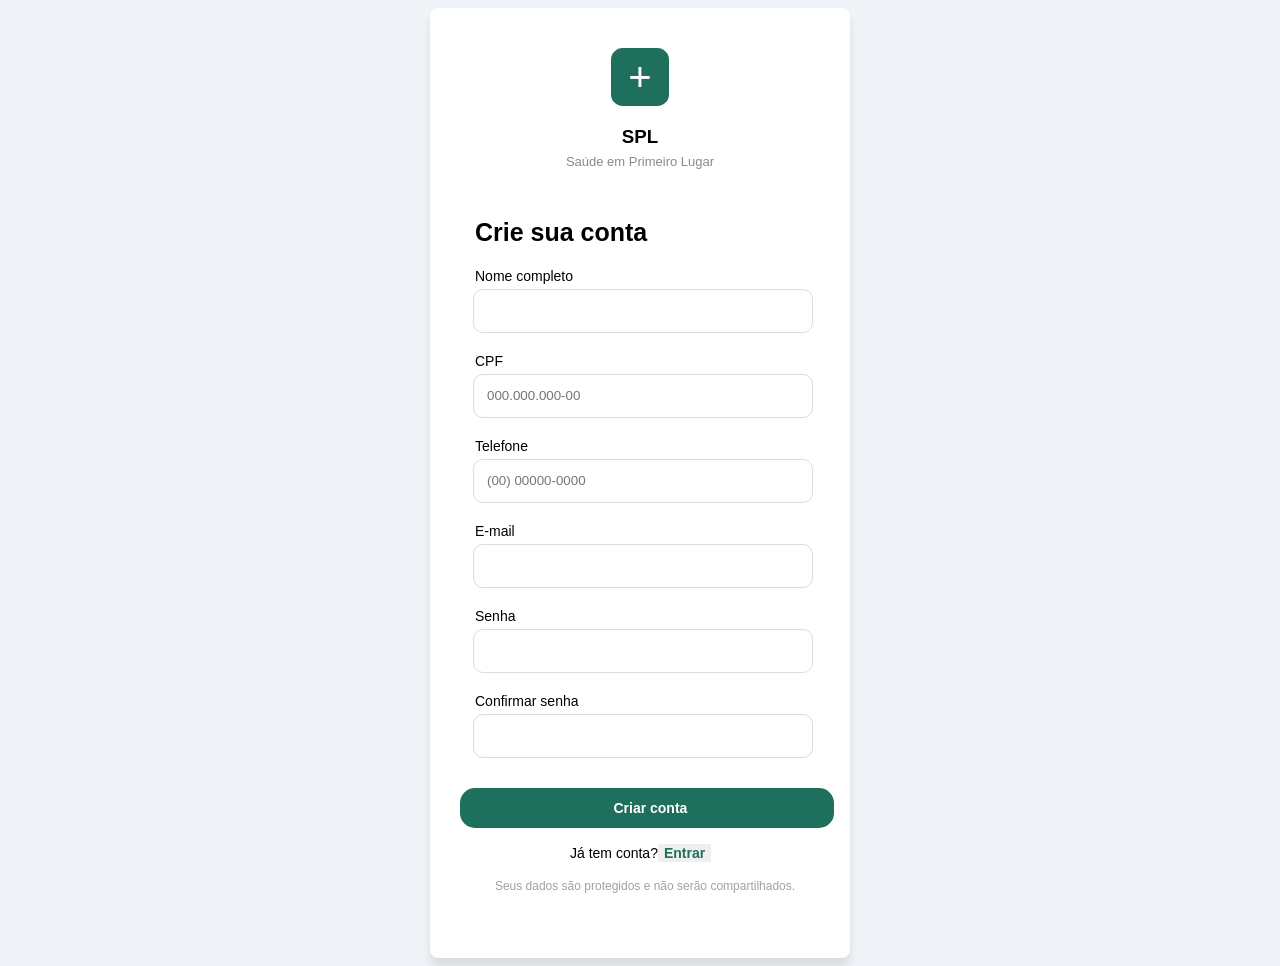
<file: cadastro.html>
<!DOCTYPE html>
<html lang="pt-br">
<head>
    <meta charset="UTF-8">
    <meta name="viewport" content="width=device-width, initial-scale=1.0">
    <title>SPL - Saúde em Primeiro Lugar</title>
    <link rel="stylesheet" href="css/cadastro.css">
</head>
<body>
    <div class="card">
        <div class="logo">
            <button class="button_logo">+</button>
            <h3>SPL</h3>
            <p>Saúde em Primeiro Lugar</p>
        </div>
        <div id="erro-api" class="erro-api"></div>
        <div class="form">
            <h2>Crie sua conta</h2>
            <form class="form_register">
                <label for ="name">Nome completo</label>
                <input id="name" type="name" required>
                <span class="erro" id="erro-name"></span>

                <label for ="cpf">CPF</label>
                <input id="cpf" type="text" required placeholder="000.000.000-00">
                <span class="erro" id="erro-cpf"></span>

                <label for ="tel">Telefone</label>
                <input id="tel" type="tel" required placeholder="(00) 00000-0000">
                <span class="erro" id="erro-tel"></span>

                <label for="email">E-mail</label>
                <input id="email" type="email" required>
                <span class="erro" id="erro-email"></span>

                <label for="senha">Senha</label>
                <input id="senha" type="password" required>
                <span class="erro" id="erro-senha"></span>

                <label for="confirm_senha">Confirmar senha</label>
                <input id="confirm_senha" type="password" required>
                <span class="erro" id="erro-confirm-senha"></span>

                <input id="submit" type="submit" value="Criar conta" onclick="accountCreate(event)">
            </form>
            <p id="have_account">Já tem conta?<button id="button_login_account" onclick="alert('Tela de Cadastro será disponível em breve!');">Entrar</button></p>
        </div>
        <p id="protected_data">Seus dados são protegidos e não serão compartilhados.</p>
    </div>
    <script src="js/cadastro.js"></script>
</body>
</html>
</file>
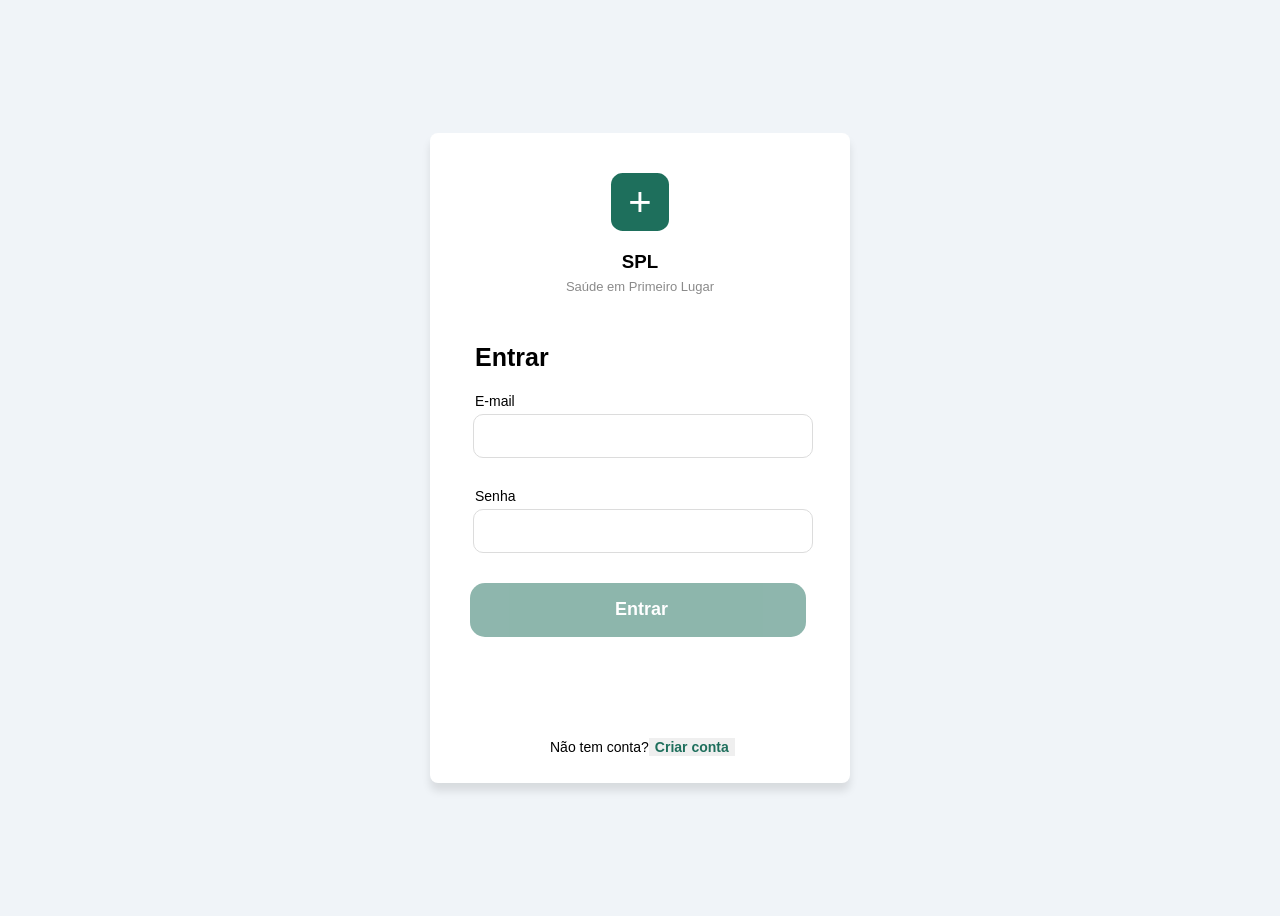
<file: login.html>
<!DOCTYPE html>
<html lang="pt-br">
<head>
    <meta charset="UTF-8">
    <meta name="viewport" content="width=device-width, initial-scale=1.0">
    <title>SPL - Saúde em Primeiro Lugar</title>
    <link rel="stylesheet" href="css/login.css">
</head>
<body>
    <div class="card">
        <div class="logo">
            <button class="button_logo">+</button>
            <h3>SPL</h3>
            <p>Saúde em Primeiro Lugar</p>
        </div>
        <div class="form">
            <h2>Entrar</h2>
            <form class="form_name">
                <label for ="email">E-mail</label>
                <input id="email" type="email" required autocomplete="off">

                <label for ="senha">Senha</label>
                <input id="senha" type="password" required>

                <input id="submit" type="submit" value="Entrar" onclick="accountVerification(event)">
            </form>
            <p id="account_invalid">Usuário ou senha inválido. Caso não seja cadastrado, <span onclick="alert('Tela de Cadastro será disponível em breve!');">crie uma conta!</span></p>
            <p id="not_account">Não tem conta?<button id="button_create_account" onclick="alert('Tela de Cadastro será disponível em breve!');">Criar conta</button></p>
        </div>
    </div>
    <script src="js/login.js"></script>
</body>
</html>
</file>
<file: css/cadastro.css>
body{
    background-color:#f0f4f8;
    display: flex;
    align-items: center;
    justify-content: center;
    font-family: sans-serif;
}

.card{
    margin: auto;
    height: 950px;
    width: 420px;
    background-color: white;
    position: static;
    border-radius: 8px;
    box-shadow: 0 8px 8px 0 rgba(0, 0, 0, 0.1);
    display: block;
}

.card h2{
    text-align: left;
    padding-top: 28px;
    font-weight: bold;
    font-size: 25px;
    margin-left: 45px;
}

.logo{
    align-items: center;
    display: flex;
    justify-content: center;
    flex-direction: column;
    padding-top: 40px;
}

.logo h3{
    margin: 0 auto;
    padding-top: 20px;
}

.logo p{
    margin: 0 auto;
    padding-top: 6px;
    font-size: small;
    color:rgb(138, 138, 138)
}

.button_logo{
    background-color: #1E6F5C;
    color: white;
    font-size: 40px;
    height: 58px;
    width: 14%;
    border-radius: 20%;
    border-color: white;
    border-style: none;
}

.form_register{
    display: flex;
    flex-direction: column;
    margin-top: 15px;
    margin-bottom: 15px;
}

.form_register label{
    margin-left: 45px;
    margin-bottom: 5px;
    font-size: 14px;
}

.form_register input{
    width: 77%;
    height: 40px;
    border-radius: 10px;
    border: 1px solid gainsboro;
    padding-left: 13px;
    margin-left: 43px;
    margin-bottom: 10px;

    &:focus, 
    &:active,
    &:focus-visible{
        outline: none;
        border: 1px solid #1E6F5C;
    }
}

.erro{
    color: red;
    font-size: 0.75rem;
    margin-left: 42px;
    margin-bottom: 10px;
    display: block;
    cursor: default;
}

.erro-api{
    background: #fff5f5; 
    border: 1px solid #f09595; 
    border-radius: 8px; 
    color: #a32d2d; 
    font-size: 13px; 
    padding: 10px 14px;
    margin-top: 1rem; 
    margin-bottom: 1rem; 
    display: none;
    text-align: center;
}

input.input-erro{
    border: 2px solid red;
}

#have_account{
    margin: 0 auto;
    font-size: 14px;
    padding-top: 1px;
    padding-left: 140px;
}

#button_login_account{
  color: #1E6F5C; 
  font-weight: bold; 
  font-size: 14px;
  border: 0;
  cursor: pointer;
}

#account_invalid{
    margin: 0 auto;
    opacity: 0;
    color: rgb(215, 0, 0);
    font-size: 16px;
    padding-left: 10px;
    padding-right: 10px;
    text-align: center;
}

span{
    cursor: pointer;
}

#submit{
    background-color: #1E6F5C;
    color: white;
    margin-top: 10px;
    margin-left: 30px;
    margin-bottom: 0;
    border-color: rgb(5, 184, 5);
    border-style: none;
    height: 40px;
    width: 89%;
    border-radius: 15px;
    font-size: 14px;
    font-weight: bold;
    cursor: pointer;
}

#protected_data{
    margin: 0 auto;
    font-size: 12px;
    padding-top: 17px;
    padding-left: 10px;
    text-align: center;
    color:rgb(161, 161, 162)
}
</file>
<file: css/login.css>
body{
    background-color:#f0f4f8;
    display: flex;
    align-items: center;
    justify-content: center;
    height: 100vh;
    font-family: sans-serif;
}

.card{
    margin: 0 auto;
    height: 650px;
    width: 420px;
    background-color: white;
    position: static;
    border-radius: 8px;
    box-shadow: 0 8px 8px 0 rgba(0, 0, 0, 0.1);
    display: block;
}

.card h2{
    text-align: left;
    padding-top: 28px;
    font-weight: bold;
    font-size: 25px;
    margin-left: 45px;
}

.logo{
    align-items: center;
    display: flex;
    justify-content: center;
    flex-direction: column;
    padding-top: 40px;
}

.logo h3{
    margin: 0 auto;
    padding-top: 20px;
}

.logo p{
    margin: 0 auto;
    padding-top: 6px;
    font-size: small;
    color:rgb(138, 138, 138)
}

.button_logo{
    background-color: #1E6F5C;
    color: white;
    font-size: 40px;
    height: 58px;
    width: 14%;
    border-radius: 20%;
    border-color: white;
    border-style: none;
}

.form_name{
    display: flex;
    flex-direction: column;
    margin-top: 15px;
    margin-bottom: 15px;
}

.form_name label{
    margin-left: 45px;
    margin-bottom: 5px;
    font-size: 14px;
}

.form_name input{
    width: 77%;
    height: 40px;
    border-radius: 10px;
    border: 1px solid gainsboro;
    padding-left: 13px;
    margin-left: 43px;

    &:focus, 
    &:active,
    &:focus-visible{
        outline: none;
        border: 1px solid #1E6F5C;
    }
}

#email{
    margin-bottom: 30px;
}

#not_account{
    margin: 0 auto;
    font-size: 14px;
    padding-top: 50px;
    padding-left: 120px;
}

#button_create_account{
  color: #1E6F5C; 
  font-weight: bold; 
  font-size: 14px;
  border: 0;
  cursor: pointer;
}

#account_invalid{
    margin: 0 auto;
    opacity: 0;
    color: rgb(215, 0, 0);
    font-size: 16px;
    padding-left: 10px;
    padding-right: 10px;
    text-align: center;
}

span{
    cursor: pointer;
}

#submit{
    background-color: #1E6F5C;
    color: white;
    margin-top: 30px;
    margin-left: 40px;
    border-color: rgb(5, 184, 5);
    border-style: none;
    height: 54px;
    width: 80%;
    border-radius: 15px;
    font-size: 18px;
    font-weight: bold;
    cursor: pointer;
}
</file>
